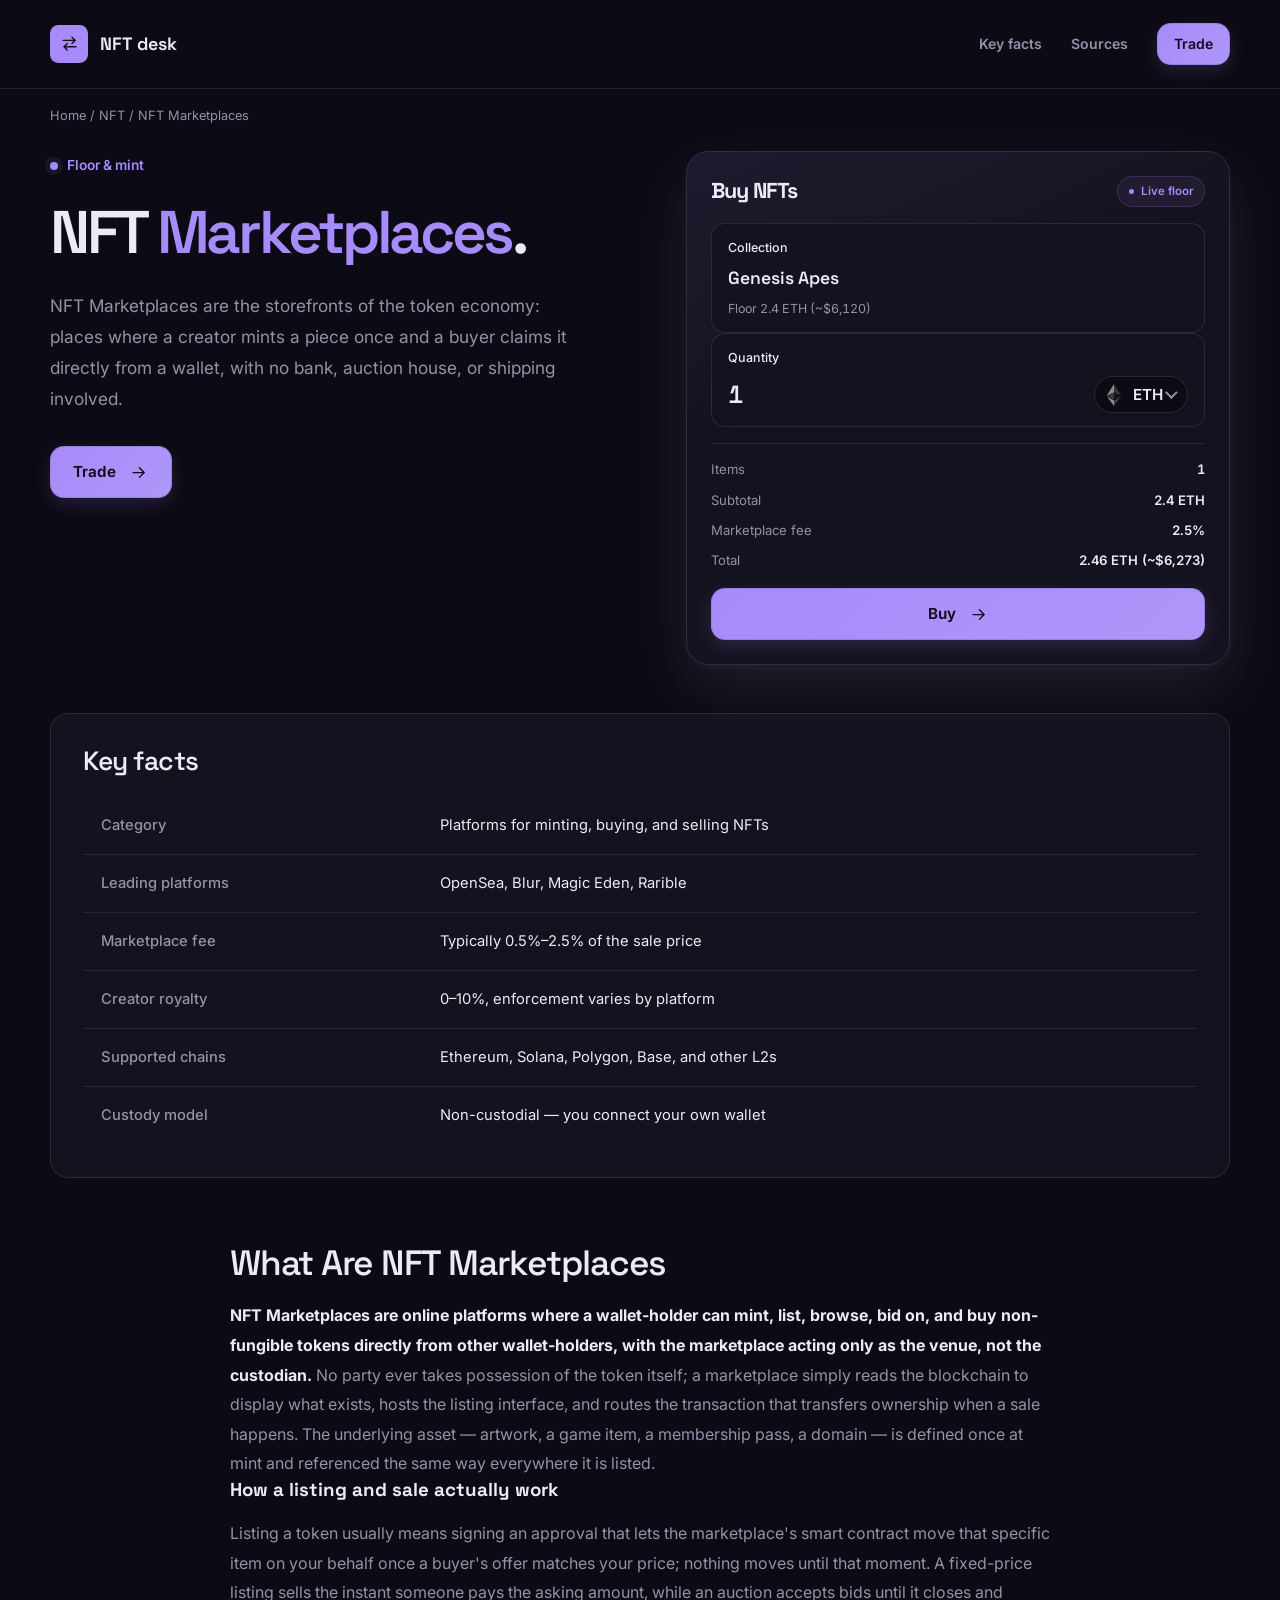
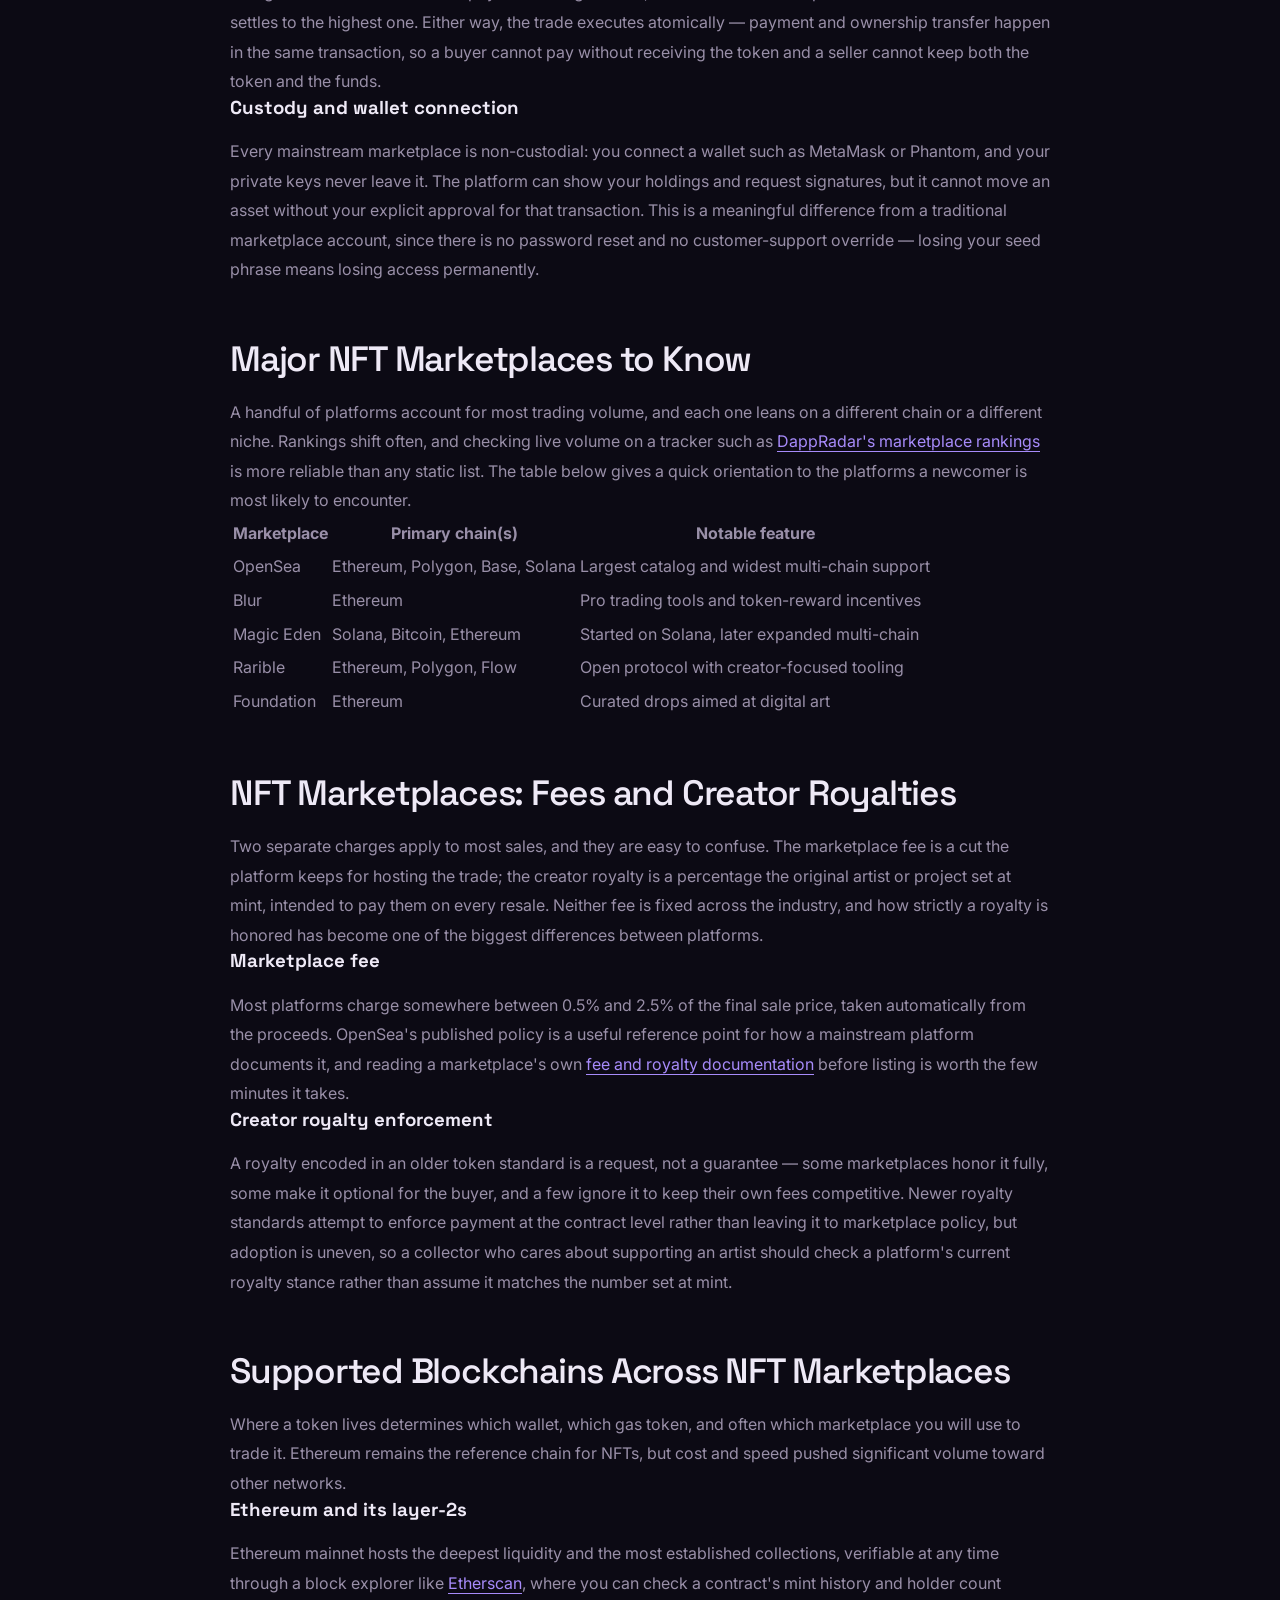
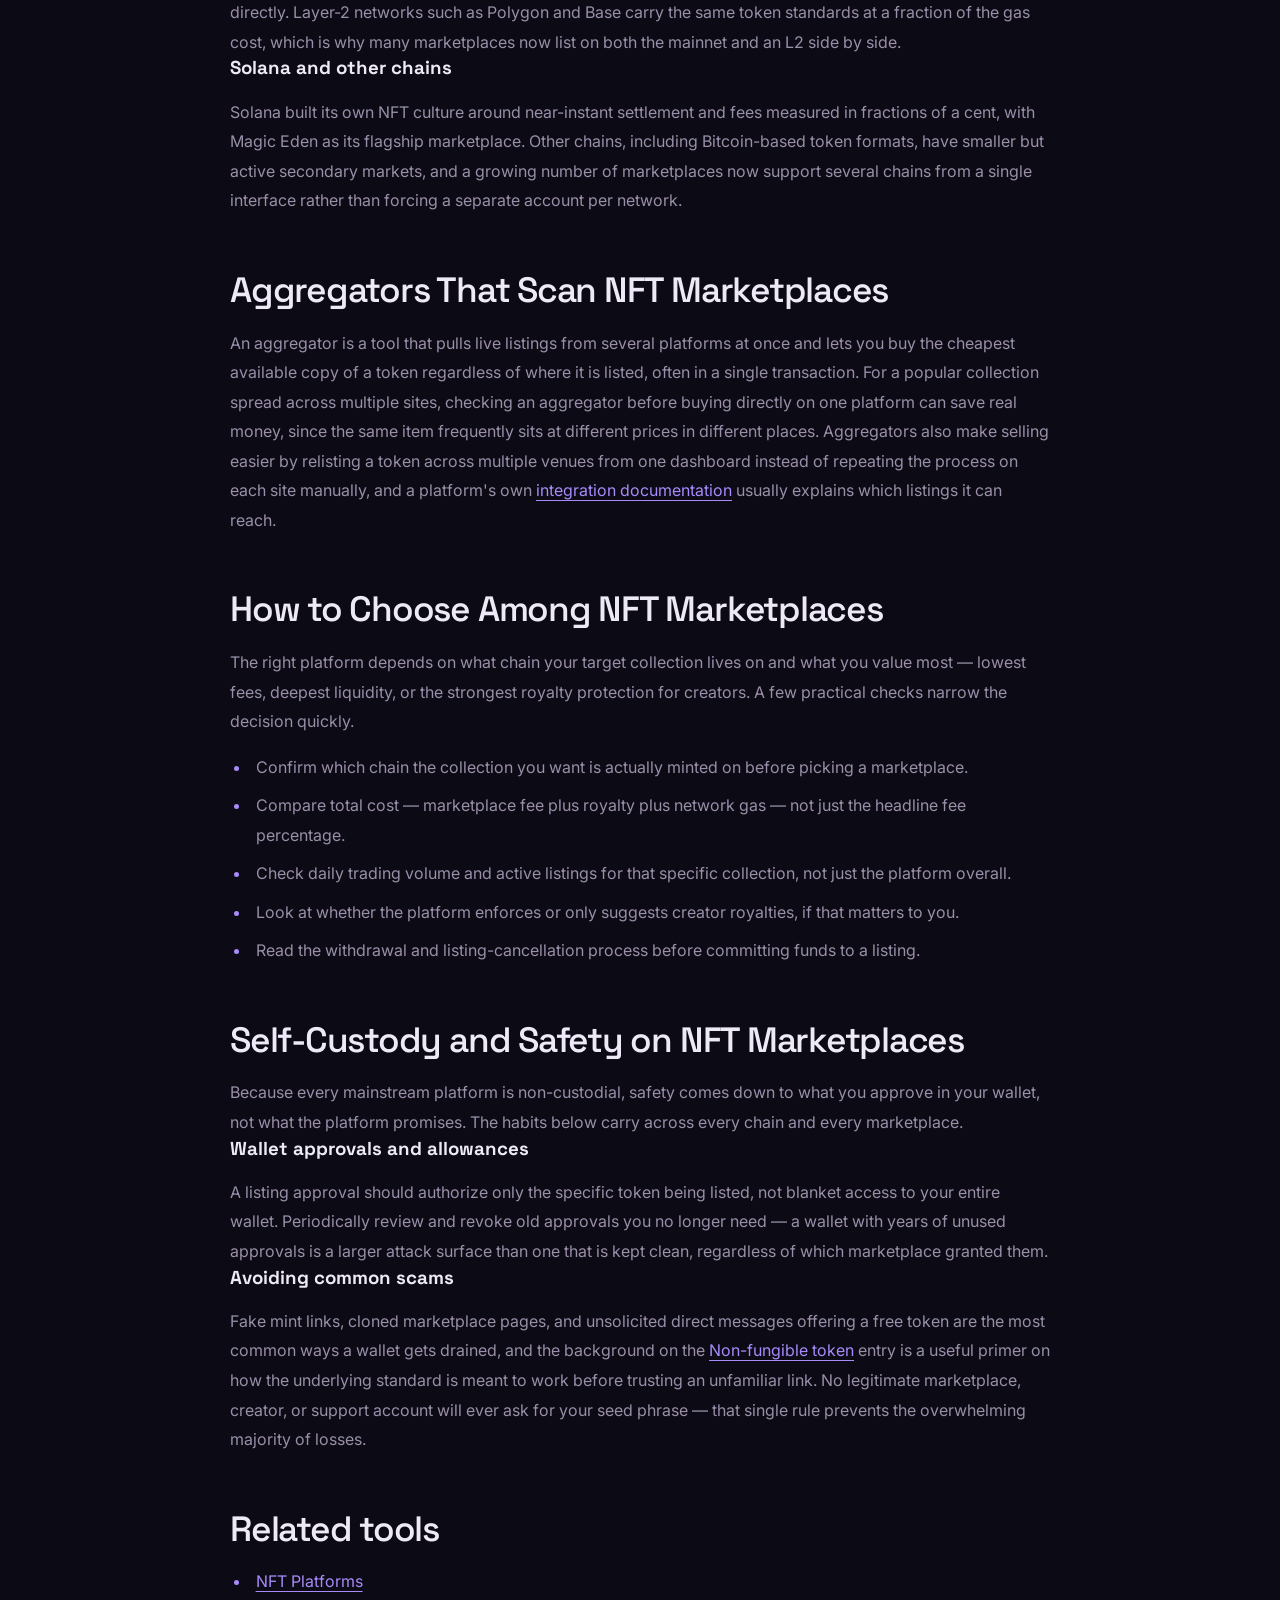
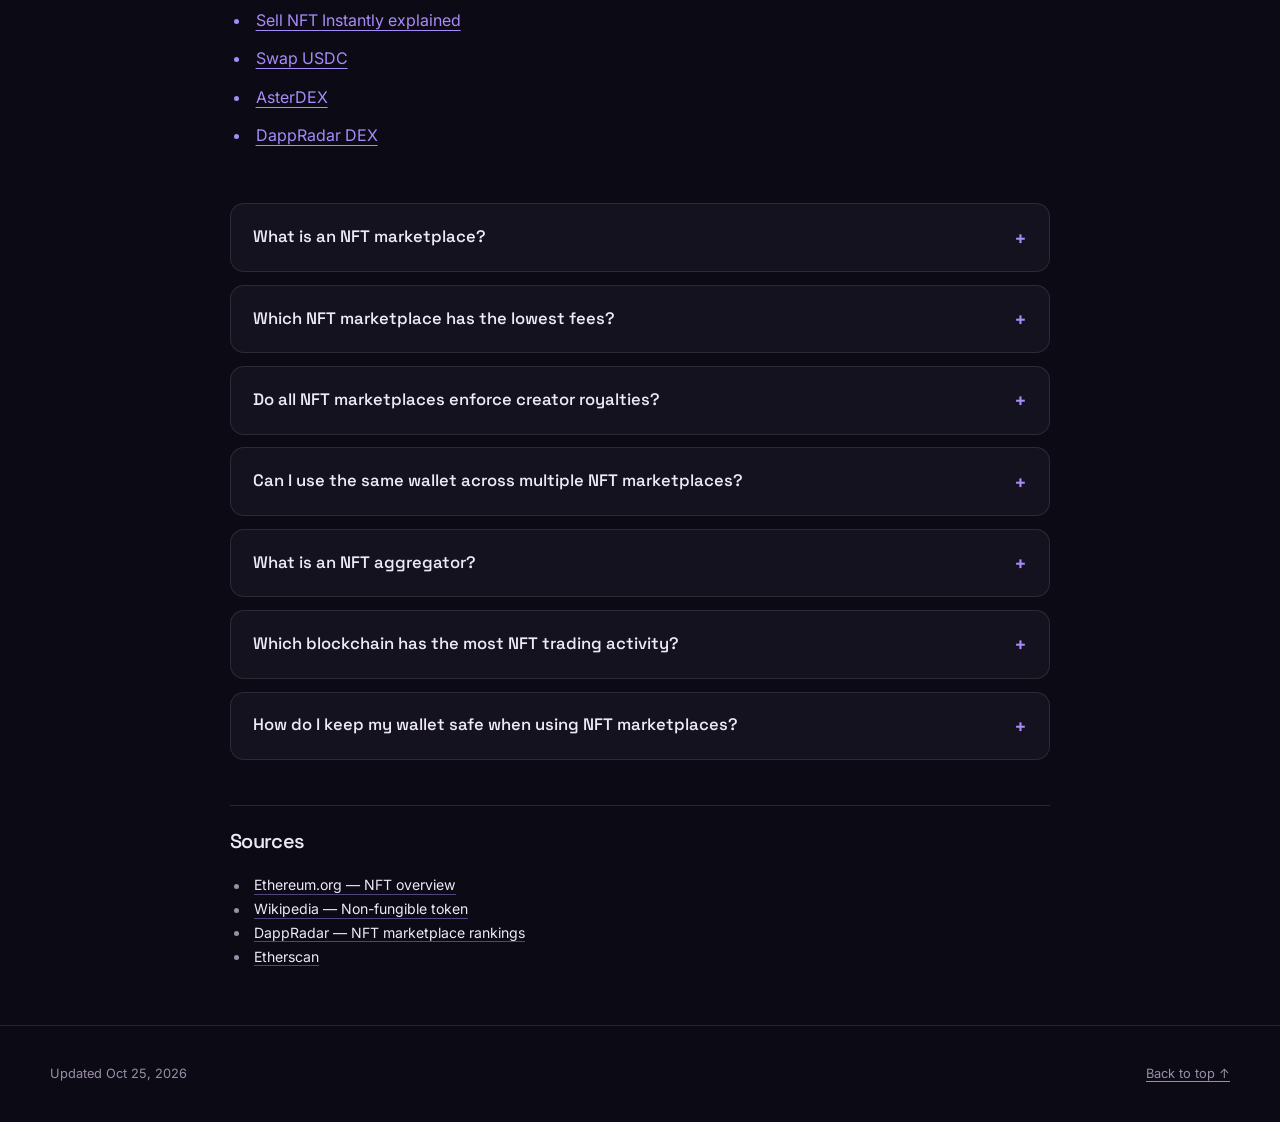
<file: index.html>
<!doctype html>
<html lang="en">
<head>
  <meta charset="utf-8">
  <meta name="viewport" content="width=device-width, initial-scale=1">
  <title>NFT Marketplaces — How They Work, Fees & How to Pick One</title>
  <meta name="description" content="A practical guide to NFT Marketplaces: how listings and sales work, the major platforms, fees and creator royalties, supported chains, aggregators, and how to stay safe with your own wallet.">
  <link rel="canonical" href="https://nft-marketplaces.github.io/">
  <meta property="og:type" content="website">
  <meta property="og:title" content="NFT Marketplaces Explained">
  <meta property="og:description" content="A practical guide to NFT Marketplaces: how listings and sales work, the major platforms, fees and creator royalties, supported chains, aggregators, and how to stay safe with your own wallet.">
  <meta property="og:url" content="https://nft-marketplaces.github.io/">
  <meta property="og:image" content="https://nft-marketplaces.github.io/og.png">
  <meta name="twitter:card" content="summary_large_image">
  <meta name="twitter:title" content="NFT Marketplaces Explained">
  <meta name="twitter:description" content="A practical guide to NFT Marketplaces: how listings and sales work, the major platforms, fees and creator royalties, supported chains, aggregators, and how to stay safe with your own wallet.">
  <meta name="twitter:image" content="https://nft-marketplaces.github.io/og.png">
<link rel="preconnect" href="https://fonts.googleapis.com"><link rel="preconnect" href="https://fonts.gstatic.com" crossorigin><link rel="stylesheet" href="https://fonts.googleapis.com/css2?family=Inter:wght@400;500;600;700&family=Space+Grotesk:wght@500;600;700&display=swap">
<script type="application/ld+json">{"@context": "https://schema.org", "@graph": [{"@type": "WebSite", "@id": "https://nft-marketplaces.github.io/#website", "url": "https://nft-marketplaces.github.io/", "name": "NFT Marketplaces — How They Work, Fees & How to Pick One"}, {"@type": "WebPage", "@id": "https://nft-marketplaces.github.io/#webpage", "url": "https://nft-marketplaces.github.io/", "name": "NFT Marketplaces — How They Work, Fees & How to Pick One", "isPartOf": {"@id": "https://nft-marketplaces.github.io/#website"}, "description": "A practical guide to NFT Marketplaces: how listings and sales work, the major platforms, fees and creator royalties, supported chains, aggregators, and how to stay safe with your own wallet.", "datePublished": "2026-10-25", "dateModified": "2026-10-25"}, {"@type": "SoftwareApplication", "name": "NFT Marketplaces", "applicationCategory": "FinanceApplication", "operatingSystem": "Web", "offers": {"@type": "Offer", "price": "0", "priceCurrency": "USD"}}, {"@type": "BreadcrumbList", "itemListElement": [{"@type": "ListItem", "position": 1, "name": "Home", "item": "https://nft-marketplaces.github.io/"}, {"@type": "ListItem", "position": 2, "name": "NFT"}, {"@type": "ListItem", "position": 3, "name": "NFT Marketplaces"}]}, {"@type": "FAQPage", "mainEntity": [{"@type": "Question", "name": "What is an NFT marketplace?", "acceptedAnswer": {"@type": "Answer", "text": "A platform where wallet-holders mint, list, and trade non-fungible tokens directly with each other. The marketplace hosts the listing and routes the transaction, but it never takes custody of the token or the funds."}}, {"@type": "Question", "name": "Which NFT marketplace has the lowest fees?", "acceptedAnswer": {"@type": "Answer", "text": "Fee structures change frequently and differ by platform and by chain, so compare the current marketplace fee plus any royalty and network gas at the time you trade rather than relying on a fixed ranking."}}, {"@type": "Question", "name": "Do all NFT marketplaces enforce creator royalties?", "acceptedAnswer": {"@type": "Answer", "text": "No. Some honor the royalty set at mint fully, some make it optional for the buyer, and a few do not apply it at all. Check a platform's current royalty policy before assuming a creator will be paid."}}, {"@type": "Question", "name": "Can I use the same wallet across multiple NFT marketplaces?", "acceptedAnswer": {"@type": "Answer", "text": "Yes. A single self-custody wallet works across virtually every marketplace on a given chain — you connect it, sign approvals, and your holdings and history stay with you rather than with any one platform."}}, {"@type": "Question", "name": "What is an NFT aggregator?", "acceptedAnswer": {"@type": "Answer", "text": "A tool that pulls live listings from several marketplaces at once so you can buy the cheapest available copy of a token, or relist across multiple platforms from one dashboard instead of repeating the process manually on each site."}}, {"@type": "Question", "name": "Which blockchain has the most NFT trading activity?", "acceptedAnswer": {"@type": "Answer", "text": "Ethereum holds the deepest historical liquidity and the most established collections, while Solana runs a large, fast, low-fee market of its own. Activity shifts over time, so checking a live tracker is more reliable than any fixed claim."}}, {"@type": "Question", "name": "How do I keep my wallet safe when using NFT marketplaces?", "acceptedAnswer": {"@type": "Answer", "text": "Grant listing approvals only for the specific token involved, revoke old allowances periodically, verify you are on the real platform domain, and never share your seed phrase — no legitimate marketplace or support account will ever ask for it."}}]}]}</script>
  <style>
    :root{--bg:#0C0A14;--surface:#15121F;--text:#EEE9F6;--muted:#998FA8;--accent:#A78BFA;--accent-ink:#140A22;--radius:14px;--display:"Space Grotesk";--body:"Inter"}
    * { box-sizing: border-box; }
    html { scroll-behavior: smooth; scroll-padding-top: 2rem; }
    body { margin: 0; background: var(--bg); color: var(--text); font: 400 1rem/1.7 var(--body); -webkit-font-smoothing: antialiased; }
    a { color: var(--accent); text-underline-offset: .22em; }
    a:hover { text-decoration-thickness: .12em; }
    :focus-visible { outline: 3px solid var(--accent); outline-offset: 5px; }
    ::selection { background: var(--accent); color: var(--accent-ink); }
    h1, h2, h3, h4, h5, h6 { font-family: var(--display); line-height: 1.15; text-wrap: balance; }
    p, h1, h2, h3 { margin-top: 0; }
    img, svg { max-width: 100%; vertical-align: middle; }
    .c6397a5 { width: min(1180px, calc(100% - 3rem)); margin-inline: auto; }
    .c3a58c4 { position: absolute; z-index: 5; top: .5rem; left: 1rem; padding: .7rem 1rem; background: var(--surface); transform: translateY(-180%); border-radius: var(--radius); }
    .c3a58c4:focus { transform: translateY(0); }
    .c6a9232 { border-bottom: 1px solid color-mix(in srgb,var(--text) 10%,transparent); }
    .cf198f1 { min-height: 88px; display: flex; align-items: center; justify-content: space-between; gap: 1.5rem; }
    .c9ed366 { display: inline-flex; align-items: center; gap: .7rem; color: var(--text); font: 650 1.12rem/1.2 var(--display); text-decoration: none; }
    .cca4a0d { display: grid; place-items: center; width: 2.4rem; height: 2.4rem; border-radius: calc(var(--radius) * .6); background: var(--accent); color: var(--accent-ink); }
    .c98e943 { width: 1.2rem; height: 1.2rem; fill: none; stroke: var(--accent-ink); stroke-width: 1.7; stroke-linecap: round; stroke-linejoin: round; flex: 0 0 auto; }
    .cd31cb3 { display: flex; align-items: center; gap: 1.8rem; }
    .cd31cb3 > a { font-size: .88rem; font-weight: 600; text-decoration: none; }
    .cd31cb3 > a:not(.c5104e1) { color: var(--muted); }
    .c5104e1 { display: inline-flex; align-items: center; justify-content: center; gap: .8rem; min-height: 52px; padding: .85rem 1.4rem; border: 1px solid color-mix(in srgb,var(--accent-ink) 12%,transparent); border-radius: var(--radius); background: linear-gradient(135deg,var(--accent),color-mix(in srgb,var(--accent) 88%,var(--text))); color: var(--accent-ink); font: 650 .95rem/1.3 var(--body); text-decoration: none; box-shadow: 0 6px 18px color-mix(in srgb,var(--accent) 17%,transparent); transition: transform .18s ease, box-shadow .18s ease; }
    .c5104e1:hover { transform: translateY(-2px); box-shadow: 0 9px 24px color-mix(in srgb,var(--accent) 25%,transparent); }
    .cf198f1 .c5104e1 { min-height: 42px; padding: .65rem 1rem; }
    .c15edb2 { padding-block: 1rem 0; color: var(--muted); font-size: .8rem; overflow-wrap: anywhere; }
    .c7a4ff9 { color: var(--muted); }
    .c7a4ff9 a, a.c7a4ff9 { color: var(--muted); text-decoration: none; }
    .c7a4ff9 a:hover, a.c7a4ff9:hover { color: var(--accent); text-decoration: underline; }
    .c7a4ff9 ol, .c7a4ff9 ul { display: flex; flex-wrap: wrap; gap: .5rem 1rem; padding: 0; margin: 0; list-style: none; }
    .c06af32 { display: grid; grid-template-columns: minmax(0,1.05fr) minmax(0,1fr); gap: clamp(2rem,5vw,4.5rem); align-items: start; padding-block: 1.5rem 3rem; }
    .c78c547 { display: inline-flex; align-items: center; gap: .55rem; margin-bottom: 1.3rem; color: var(--accent); font-size: .86rem; font-weight: 600; }
    .c78c547::before { content: ""; width: .5rem; height: .5rem; border-radius: 50%; background: var(--accent); box-shadow: 0 0 0 5px color-mix(in srgb,var(--accent) 9%,transparent); }
    h1 { margin-bottom: 1.4rem; font-size: clamp(2.5rem,4.7vw,4.35rem); font-weight: 600; letter-spacing: -.055em; overflow-wrap: anywhere; }
    h1 em { color: var(--accent); font-style: normal; }
    .c19abce { max-width: 48ch; margin-bottom: 2rem; color: var(--muted); font-size: 1.08rem; line-height: 1.8; }
    .ca02b6b { position: relative; min-width: 0; padding: clamp(1.1rem,2.4vw,1.5rem); border: 1px solid color-mix(in srgb,var(--accent) 20%,var(--surface)); border-radius: calc(var(--radius) * 1.6); background: linear-gradient(155deg,color-mix(in srgb,var(--accent) 7%,var(--surface)),var(--surface) 40%); box-shadow: 0 24px 64px color-mix(in srgb,var(--text) 9%,transparent),0 4px 12px color-mix(in srgb,var(--accent) 6%,transparent); }
    .c488dab { display: flex; flex-wrap: wrap; align-items: center; justify-content: space-between; gap: .7rem; margin-bottom: 1rem; }
    .c488dab h2 { margin: 0; font-size: 1.35rem; letter-spacing: -.035em; }
    .c7a2a4b { display: inline-flex; align-items: center; gap: .4rem; padding: .3rem .65rem; border: 1px solid color-mix(in srgb,var(--accent) 16%,transparent); border-radius: 999px; background: color-mix(in srgb,var(--accent) 8%,var(--surface)); color: var(--accent); font-size: .72rem; font-weight: 600; }
    .c7a2a4b::before { content: ""; width: .35rem; height: .35rem; border-radius: 50%; background: var(--accent); }
    .route { display: grid; grid-template-columns: minmax(0,1fr) auto minmax(0,1fr); align-items: center; gap: .8rem; padding: .8rem; margin-bottom: 1rem; border: 1px solid color-mix(in srgb,var(--text) 9%,transparent); border-radius: var(--radius); background: var(--surface); }
    .endpoint { min-width: 0; display: flex; flex-direction: column; align-items: flex-start; gap: .45rem; }
    .endpoint:last-child { align-items: flex-end; }
    .endpoint-label, .c571af7 { color: var(--muted); font-size: .78rem; font-weight: 500; }
    .logo { display: flex; align-items: center; min-height: 36px; max-width: 100%; overflow-wrap: anywhere; font: 600 1rem/1.3 var(--display); }
    .logo img, .logo svg { max-height: 36px; width: auto; max-width: 100%; object-fit: contain; }
    .route-arrow { display: grid; place-items: center; width: 2.25rem; height: 2.25rem; border-radius: 50%; background: color-mix(in srgb,var(--accent) 9%,var(--surface)); }
    .route-arrow .c98e943 { stroke: var(--accent); }
    .c571af7 { display: block; margin-bottom: .5rem; color: var(--text); }
    .amount-field { display: flex; align-items: center; gap: .75rem; padding: .8rem 1rem; border: 1px solid color-mix(in srgb,var(--text) 18%,transparent); border-radius: var(--radius); background: var(--bg); transition: border-color .18s ease; }
    .amount-field:focus-within { border-color: var(--accent); box-shadow: 0 0 0 3px color-mix(in srgb,var(--accent) 12%,transparent); }
    .amount-field input { width: 100%; min-width: 0; padding: .2rem 0; border: 0; background: var(--bg); color: var(--text); font: 550 1.6rem/1.2 var(--display); font-variant-numeric: tabular-nums; }
    .amount-field input:focus { outline: 0; }
    .unit { color: var(--muted); font-size: .8rem; }
    .c56a7f7 { margin: .45rem 0 .85rem; color: var(--muted); font-size: .74rem; }
    .field-error { margin: .5rem 0; color: var(--text); font-size: .8rem; font-weight: 600; }
    [hidden] { display: none !important; }
    .estimate { padding: 1rem; border-radius: var(--radius); background: linear-gradient(120deg,color-mix(in srgb,var(--accent) 12%,var(--surface)),color-mix(in srgb,var(--accent) 4%,var(--surface))); }
    .estimate-label { margin-bottom: .25rem; color: var(--muted); font-size: .8rem; }
    .estimate-value { display: block; color: var(--text); font: 600 clamp(1.7rem,3vw,2.5rem)/1.3 var(--display); letter-spacing: -.04em; font-variant-numeric: tabular-nums; overflow-wrap: anywhere; }
    .estimate-value small { color: var(--muted); font: 400 .8rem/1.4 var(--body); letter-spacing: 0; }
    .estimate dl { display: grid; gap: .5rem; margin: .8rem 0 0; padding-top: .8rem; border-top: 1px solid color-mix(in srgb,var(--accent) 15%,transparent); font-size: .8rem; }
    .estimate dl div { display: flex; flex-wrap: wrap; justify-content: space-between; gap: .25rem 1rem; }
    .estimate dt { color: var(--muted); }
    .estimate dd { margin: 0; font-weight: 600; font-variant-numeric: tabular-nums; }
    .method { margin-block: .7rem; color: var(--muted); font-size: .75rem; }
    .method summary { width: fit-content; color: var(--text); cursor: pointer; }
    .method p { margin: .65rem 0 0; }
    .ca02b6b > .c5104e1 { width: 100%; }
    .c649698 { padding: .8rem 1rem; border: 1px solid color-mix(in srgb,var(--text) 10%,transparent); border-radius: var(--radius); background: var(--surface); }
    .c8e33d9 { margin-bottom: .45rem; }
    .c42ddde { display: flex; align-items: center; gap: .75rem; }
    .c965722 { flex: 1; min-width: 0; padding: 0; border: 0; background: transparent; color: var(--text); font: 550 1.55rem/1.2 var(--display); font-variant-numeric: tabular-nums; overflow-wrap: anywhere; }
    .c965722:focus { outline: 0; }
    .c4feb50 { position: relative; display: inline-flex; align-items: center; gap: .5rem; flex: none; padding: .4rem 1.5rem .4rem .5rem; border: 1px solid color-mix(in srgb,var(--text) 13%,transparent); border-radius: 999px; background: var(--bg); }
    .c6876f4 { width: 22px; height: 22px; border-radius: 50%; object-fit: contain; flex: none; }
    .c758717 { border: 0; background: transparent; color: var(--text); font: 600 .95rem/1 var(--body); cursor: pointer; appearance: none; -webkit-appearance: none; }
    .c758717:focus { outline: 0; }
    .c4feb50::after { content: ""; position: absolute; right: .7rem; width: .42rem; height: .42rem; border-right: 2px solid var(--muted); border-bottom: 2px solid var(--muted); transform: translateY(-2px) rotate(45deg); pointer-events: none; }
    .c8f5421 { margin-top: .4rem; color: var(--muted); font-size: .78rem; font-variant-numeric: tabular-nums; }
    .swap-switch { position: relative; z-index: 1; display: grid; place-items: center; width: 2.4rem; height: 2.4rem; margin: -.55rem auto; padding: 0; border: 3px solid var(--surface); border-radius: 50%; background: color-mix(in srgb,var(--accent) 13%,var(--surface)); color: var(--accent); cursor: pointer; transition: transform .2s ease, background .2s ease; }
    .swap-switch svg { width: 1.1rem; height: 1.1rem; fill: none; stroke: currentColor; stroke-width: 2; stroke-linecap: round; stroke-linejoin: round; }
    .swap-switch:hover { transform: rotate(180deg); background: color-mix(in srgb,var(--accent) 20%,var(--surface)); }
    .c740829 { display: grid; gap: .5rem; margin: 1rem 0 0; padding-top: .9rem; border-top: 1px solid color-mix(in srgb,var(--accent) 15%,transparent); font-size: .82rem; }
    .c740829 div { display: flex; flex-wrap: wrap; justify-content: space-between; gap: .2rem 1rem; }
    .c740829 dt { color: var(--muted); }
    .c740829 dd { margin: 0; font-weight: 600; font-variant-numeric: tabular-nums; }
    .c09c69b > .c5104e1 { width: 100%; margin-top: 1.05rem; }
    .ccd0366 { width: 100%; padding: .15rem 0; font: 600 1.1rem/1.2 var(--display); }
    .ce533d6 { font: 600 .95rem/1 var(--body); color: var(--text); }
    .c032a1d { padding: 2rem; border: 1px solid color-mix(in srgb,var(--text) 10%,transparent); border-radius: calc(var(--radius) * 1.3); background: var(--surface); }
    .c067e31 { margin-bottom: 1.3rem; font-size: 1.65rem; font-weight: 550; letter-spacing: -.035em; }
    .c667b71 { max-width: 100%; overflow-x: auto; }
    .c4052f3 { width: 100%; border-collapse: collapse; text-align: left; font-size: .92rem; }
    .c4052f3 caption { padding-bottom: 1rem; text-align: left; color: var(--muted); }
    .c4052f3 th, .c4052f3 td { padding: 1rem 1.1rem; border-bottom: 1px solid color-mix(in srgb,var(--text) 9%,transparent); vertical-align: top; overflow-wrap: anywhere; }
    .c4052f3 th { color: var(--muted); font-weight: 500; }
    .c4052f3 thead { background: color-mix(in srgb,var(--accent) 5%,var(--surface)); }
    .c4052f3 tbody tr:last-child > * { border-bottom: 0; }
    .c3f1ea0 { max-width: 820px; padding-block: 4rem 2rem; }
    .c24951a { margin-bottom: 3.3rem; }
    .c26ec5e { margin: 0 0 1.1rem; font: 550 clamp(1.6rem,3vw,2.2rem)/1.2 var(--display); letter-spacing: -.035em; }
    .c16b891 { color: var(--muted); line-height: 1.85; overflow-wrap: anywhere; }
    .c16b891 p { margin-bottom: 1.2rem; }
    .c16b891 strong, .c16b891 h3, .c16b891 h4 { color: var(--text); }
    .c16b891 ul, .c16b891 ol { padding-left: 1.3rem; }
    .c16b891 li { padding-left: .3rem; margin-block: .55rem; }
    .c16b891 li::marker { color: var(--accent); }
    .c16b891 blockquote { margin: 1.5rem 0; padding: 1rem 1.4rem; border-left: 3px solid var(--accent); border-radius: 0 var(--radius) var(--radius) 0; background: var(--surface); color: var(--text); }
    .c16b891 img { height: auto; border-radius: var(--radius); }
    .c16b891 pre { overflow-x: auto; padding: 1rem; border-radius: var(--radius); background: var(--surface); }
    .c16b891 code, .c16b891 pre { font-family: var(--body); }
    .c78107a { margin-block: .8rem; border: 1px solid color-mix(in srgb,var(--text) 11%,transparent); border-radius: var(--radius); background: var(--surface); overflow: hidden; }
    .c39087f { position: relative; padding: 1.3rem 3.5rem 1.3rem 1.4rem; list-style: none; cursor: pointer; color: var(--text); font: 550 1.04rem/1.5 var(--display); }
    .c39087f::-webkit-details-marker { display: none; }
    .c39087f::after { content: "+"; position: absolute; right: 1.4rem; top: 1.2rem; color: var(--accent); font-size: 1.3rem; }
    details[open] > .c39087f::after { content: "−"; }
    .c78107a[open] { border-color: color-mix(in srgb,var(--accent) 35%,var(--surface)); }
    .c39087f:focus-visible { outline-offset: -5px; }
    .cb1ce69 { padding: 0 1.4rem 1.4rem; color: var(--muted); overflow-wrap: anywhere; }
    .cb1ce69 > :last-child { margin-bottom: 0; }
    .c055db6 { max-width: 820px; padding-block: 1.5rem 3.5rem; border-top: 1px solid color-mix(in srgb,var(--text) 12%,transparent); }
    .c055db6 .c067e31 { font-size: 1.25rem; }
    .c3d2440 { margin: 0; padding-left: 1.25rem; color: var(--muted); font-size: .88rem; }
    .c51e717 { padding-block: .4rem; padding-left: .25rem; overflow-wrap: anywhere; }
    .c51e717 a, a.c51e717 { color: var(--text); text-decoration-color: color-mix(in srgb,var(--accent) 45%,transparent); }
    .c51e717 a:hover, a.c51e717:hover { color: var(--accent); }
    .c12ec0d { border-top: 1px solid color-mix(in srgb,var(--text) 10%,transparent); }
    .c3700ca { display: flex; align-items: center; justify-content: space-between; flex-wrap: wrap; gap: 1rem; min-height: 96px; padding-block: 1.5rem; color: var(--muted); font-size: .8rem; }
    .c3700ca p { margin: 0; }
    .c3700ca a { color: var(--muted); }
    @media (max-width: 850px) { .c06af32 { grid-template-columns: minmax(0,1fr); gap: 2.5rem; padding-block: 2.5rem 3.5rem; } .cd68bf5 { max-width: 650px; } .ca02b6b { width: 100%; max-width: 600px; justify-self: center; } h1 { font-size: clamp(2.5rem,7vw,4rem); } .c19abce { max-width: 60ch; } }
    @media (max-width: 540px) { .c6397a5 { width: calc(100% - 2rem); } .cf198f1 { min-height: 76px; gap: .7rem; } .c9ed366 { font-size: .95rem; gap: .45rem; } .cca4a0d { width: 2rem; height: 2rem; } .cd31cb3 { gap: .6rem; } .cd31cb3 > a:not(.c5104e1) { display: none; } .cf198f1 .c5104e1 { padding-inline: .85rem; font-size: .8rem; } .c032a1d { padding: 1.25rem; } .c4052f3 th, .c4052f3 td { padding: .8rem .55rem; } .cd68bf5 > .c5104e1 { width: 100%; } .c3f1ea0 { padding-top: 2.8rem; } .c3700ca { align-items: flex-start; flex-direction: column; } }
    @media (prefers-reduced-motion: reduce) { html { scroll-behavior: auto; } .c5104e1, .amount-field { transition: none; } .c5104e1:hover { transform: none; } }
  </style>
</head>
<body>
  <a class="c3a58c4" href="#content">Skip to content</a>
  <header class="c6a9232">
    <nav class="cf198f1 c6397a5" aria-label="Primary navigation">
      <a class="c9ed366" href="#top" aria-label="NFT desk, top of page">
        <span class="cca4a0d" aria-hidden="true"><svg class="c98e943" viewBox="0 0 24 24"><path d="M4 8h15m-4-4 4 4-4 4M20 16H5m4-4-4 4 4 4"/></svg></span>
        NFT desk
      </a>
      <div class="cd31cb3">
        <a href="#facts">Key facts</a>
        <a href="#sources">Sources</a>
        <a class="c5104e1" href="dashboard/">Trade</a>
      </div>
    </nav>
  </header>
  <div class="c6397a5" id="top">
    <div class="c15edb2"><nav class="c7a4ff9" aria-label="Breadcrumb"><a href="dashboard/">Home</a> <span>/</span> <span>NFT</span> <span>/</span> <span>NFT Marketplaces</span></nav></div>
    <section class="c06af32" aria-labelledby="hero-title">
      <div class="cd68bf5">
        <p class="c78c547">Floor &amp; mint</p>
        <h1 id="hero-title">NFT <em>Marketplaces</em>.</h1>
        <p class="c19abce">NFT Marketplaces are the storefronts of the token economy: places where a creator mints a piece once and a buyer claims it directly from a wallet, with no bank, auction house, or shipping involved.</p>
        <a class="c5104e1" href="dashboard/">Trade <svg class="c98e943" viewBox="0 0 24 24" aria-hidden="true"><path d="M5 12h14m-6-6 6 6-6 6"/></svg></a>
      </div>
      <aside class="ca02b6b c09c69b" aria-labelledby="widget-title">
        <div class="c488dab">
          <h2 id="widget-title">Buy NFTs</h2>
          <span class="c7a2a4b">Live floor</span>
        </div>
        <div class="c649698">
          <div class="c8e33d9"><span class="c571af7">Collection</span></div>
          <div class="c42ddde">
            <select id="nft-collection" class="c758717 ccd0366" aria-label="Collection"></select>
          </div>
          <div class="c8f5421" id="nft-floor">Floor —</div>
        </div>
        <div class="c649698">
          <div class="c8e33d9"><span class="c571af7">Quantity</span></div>
          <div class="c42ddde">
            <input id="nft-qty" class="c965722" type="number" inputmode="numeric" min="1" max="1000" step="1" value="1" aria-label="Quantity">
            <span class="c4feb50"><img class="c6876f4" width="22" height="22" alt="ETH" src="assets/tokens/eth.svg"><span class="ce533d6">ETH</span></span>
          </div>
        </div>
        <dl class="c740829">
          <div><dt>Items</dt><dd id="nft-items">1</dd></div>
          <div><dt>Subtotal</dt><dd id="nft-sub">—</dd></div>
          <div><dt>Marketplace fee</dt><dd>2.5%</dd></div>
          <div><dt>Total</dt><dd id="nft-total">—</dd></div>
        </dl>
        <noscript><p class="c56a7f7">Enable JavaScript to estimate the total.</p></noscript>
        <a class="c5104e1" href="dashboard/">Buy <svg class="c98e943" viewBox="0 0 24 24" aria-hidden="true"><path d="M5 12h14m-6-6 6 6-6 6"/></svg></a>
      </aside>
    </section>
    <section class="c032a1d" id="facts" aria-labelledby="facts-title">
      <h2 class="c067e31" id="facts-title">Key facts</h2>
      <div class="c667b71"><table class="c4052f3"><tbody><tr><th scope="row">Category</th><td>Platforms for minting, buying, and selling NFTs</td></tr>
<tr><th scope="row">Leading platforms</th><td>OpenSea, Blur, Magic Eden, Rarible</td></tr>
<tr><th scope="row">Marketplace fee</th><td>Typically 0.5%–2.5% of the sale price</td></tr>
<tr><th scope="row">Creator royalty</th><td>0–10%, enforcement varies by platform</td></tr>
<tr><th scope="row">Supported chains</th><td>Ethereum, Solana, Polygon, Base, and other L2s</td></tr>
<tr><th scope="row">Custody model</th><td>Non-custodial — you connect your own wallet</td></tr></tbody></table></div>
    </section>
  </div>
  <main class="c3f1ea0 c6397a5" id="content">
    <section class="c24951a"><h2 class="c26ec5e">What Are NFT Marketplaces</h2><div class="c16b891"><strong>NFT Marketplaces are online platforms where a wallet-holder can mint, list, browse, bid on, and buy non-fungible tokens directly from other wallet-holders, with the marketplace acting only as the venue, not the custodian.</strong> No party ever takes possession of the token itself; a marketplace simply reads the blockchain to display what exists, hosts the listing interface, and routes the transaction that transfers ownership when a sale happens. The underlying asset — artwork, a game item, a membership pass, a domain — is defined once at mint and referenced the same way everywhere it is listed.<h3>How a listing and sale actually work</h3>Listing a token usually means signing an approval that lets the marketplace's smart contract move that specific item on your behalf once a buyer's offer matches your price; nothing moves until that moment. A fixed-price listing sells the instant someone pays the asking amount, while an auction accepts bids until it closes and settles to the highest one. Either way, the trade executes atomically — payment and ownership transfer happen in the same transaction, so a buyer cannot pay without receiving the token and a seller cannot keep both the token and the funds.<h3>Custody and wallet connection</h3>Every mainstream marketplace is non-custodial: you connect a wallet such as MetaMask or Phantom, and your private keys never leave it. The platform can show your holdings and request signatures, but it cannot move an asset without your explicit approval for that transaction. This is a meaningful difference from a traditional marketplace account, since there is no password reset and no customer-support override — losing your seed phrase means losing access permanently.</div></section>
<section class="c24951a"><h2 class="c26ec5e">Major NFT Marketplaces to Know</h2><div class="c16b891">A handful of platforms account for most trading volume, and each one leans on a different chain or a different niche. Rankings shift often, and checking live volume on a tracker such as <a href="https://dappradar.com/nft/marketplaces" rel="nofollow noopener" target="_blank">DappRadar's marketplace rankings</a> is more reliable than any static list. The table below gives a quick orientation to the platforms a newcomer is most likely to encounter.<table><thead><tr><th>Marketplace</th><th>Primary chain(s)</th><th>Notable feature</th></tr></thead><tbody><tr><td>OpenSea</td><td>Ethereum, Polygon, Base, Solana</td><td>Largest catalog and widest multi-chain support</td></tr><tr><td>Blur</td><td>Ethereum</td><td>Pro trading tools and token-reward incentives</td></tr><tr><td>Magic Eden</td><td>Solana, Bitcoin, Ethereum</td><td>Started on Solana, later expanded multi-chain</td></tr><tr><td>Rarible</td><td>Ethereum, Polygon, Flow</td><td>Open protocol with creator-focused tooling</td></tr><tr><td>Foundation</td><td>Ethereum</td><td>Curated drops aimed at digital art</td></tr></tbody></table></div></section>
<section class="c24951a"><h2 class="c26ec5e">NFT Marketplaces: Fees and Creator Royalties</h2><div class="c16b891">Two separate charges apply to most sales, and they are easy to confuse. The marketplace fee is a cut the platform keeps for hosting the trade; the creator royalty is a percentage the original artist or project set at mint, intended to pay them on every resale. Neither fee is fixed across the industry, and how strictly a royalty is honored has become one of the biggest differences between platforms.<h3>Marketplace fee</h3>Most platforms charge somewhere between 0.5% and 2.5% of the final sale price, taken automatically from the proceeds. OpenSea's published policy is a useful reference point for how a mainstream platform documents it, and reading a marketplace's own <a href="https://docs.opensea.io/" rel="nofollow noopener" target="_blank">fee and royalty documentation</a> before listing is worth the few minutes it takes.<h3>Creator royalty enforcement</h3>A royalty encoded in an older token standard is a request, not a guarantee — some marketplaces honor it fully, some make it optional for the buyer, and a few ignore it to keep their own fees competitive. Newer royalty standards attempt to enforce payment at the contract level rather than leaving it to marketplace policy, but adoption is uneven, so a collector who cares about supporting an artist should check a platform's current royalty stance rather than assume it matches the number set at mint.</div></section>
<section class="c24951a"><h2 class="c26ec5e">Supported Blockchains Across NFT Marketplaces</h2><div class="c16b891">Where a token lives determines which wallet, which gas token, and often which marketplace you will use to trade it. Ethereum remains the reference chain for NFTs, but cost and speed pushed significant volume toward other networks.<h3>Ethereum and its layer-2s</h3>Ethereum mainnet hosts the deepest liquidity and the most established collections, verifiable at any time through a block explorer like <a href="https://etherscan.io/" rel="nofollow noopener" target="_blank">Etherscan</a>, where you can check a contract's mint history and holder count directly. Layer-2 networks such as Polygon and Base carry the same token standards at a fraction of the gas cost, which is why many marketplaces now list on both the mainnet and an L2 side by side.<h3>Solana and other chains</h3>Solana built its own NFT culture around near-instant settlement and fees measured in fractions of a cent, with Magic Eden as its flagship marketplace. Other chains, including Bitcoin-based token formats, have smaller but active secondary markets, and a growing number of marketplaces now support several chains from a single interface rather than forcing a separate account per network.</div></section>
<section class="c24951a"><h2 class="c26ec5e">Aggregators That Scan NFT Marketplaces</h2><div class="c16b891">An aggregator is a tool that pulls live listings from several platforms at once and lets you buy the cheapest available copy of a token regardless of where it is listed, often in a single transaction. For a popular collection spread across multiple sites, checking an aggregator before buying directly on one platform can save real money, since the same item frequently sits at different prices in different places. Aggregators also make selling easier by relisting a token across multiple venues from one dashboard instead of repeating the process on each site manually, and a platform's own <a href="https://docs.magiceden.io/" rel="nofollow noopener" target="_blank">integration documentation</a> usually explains which listings it can reach.</div></section>
<section class="c24951a"><h2 class="c26ec5e">How to Choose Among NFT Marketplaces</h2><div class="c16b891">The right platform depends on what chain your target collection lives on and what you value most — lowest fees, deepest liquidity, or the strongest royalty protection for creators. A few practical checks narrow the decision quickly.<ul><li>Confirm which chain the collection you want is actually minted on before picking a marketplace.</li><li>Compare total cost — marketplace fee plus royalty plus network gas — not just the headline fee percentage.</li><li>Check daily trading volume and active listings for that specific collection, not just the platform overall.</li><li>Look at whether the platform enforces or only suggests creator royalties, if that matters to you.</li><li>Read the withdrawal and listing-cancellation process before committing funds to a listing.</li></ul></div></section>
<section class="c24951a"><h2 class="c26ec5e">Self-Custody and Safety on NFT Marketplaces</h2><div class="c16b891">Because every mainstream platform is non-custodial, safety comes down to what you approve in your wallet, not what the platform promises. The habits below carry across every chain and every marketplace.<h3>Wallet approvals and allowances</h3>A listing approval should authorize only the specific token being listed, not blanket access to your entire wallet. Periodically review and revoke old approvals you no longer need — a wallet with years of unused approvals is a larger attack surface than one that is kept clean, regardless of which marketplace granted them.<h3>Avoiding common scams</h3>Fake mint links, cloned marketplace pages, and unsolicited direct messages offering a free token are the most common ways a wallet gets drained, and the background on the <a href="https://en.wikipedia.org/wiki/Non-fungible_token" rel="nofollow noopener" target="_blank">Non-fungible token</a> entry is a useful primer on how the underlying standard is meant to work before trusting an unfamiliar link. No legitimate marketplace, creator, or support account will ever ask for your seed phrase — that single rule prevents the overwhelming majority of losses.</div></section><section class="c24951a cbc68e0" id="related"><h2 class="c26ec5e">Related tools</h2><div class="c16b891"><ul><li><a href="https://nft-platforms.github.io/">NFT Platforms</a></li><li><a href="https://sell-nft-instantly.github.io/">Sell NFT Instantly explained</a></li><li><a href="https://swap-usdc.github.io/">Swap USDC</a></li><li><a href="https://asterdex-app.github.io/">AsterDEX</a></li><li><a href="https://dappradar-dex.github.io/">DappRadar DEX</a></li></ul></div></section>
    <details class="c78107a"><summary class="c39087f">What is an NFT marketplace?</summary><div class="cb1ce69">A platform where wallet-holders mint, list, and trade non-fungible tokens directly with each other. The marketplace hosts the listing and routes the transaction, but it never takes custody of the token or the funds.</div></details>
<details class="c78107a"><summary class="c39087f">Which NFT marketplace has the lowest fees?</summary><div class="cb1ce69">Fee structures change frequently and differ by platform and by chain, so compare the current marketplace fee plus any royalty and network gas at the time you trade rather than relying on a fixed ranking.</div></details>
<details class="c78107a"><summary class="c39087f">Do all NFT marketplaces enforce creator royalties?</summary><div class="cb1ce69">No. Some honor the royalty set at mint fully, some make it optional for the buyer, and a few do not apply it at all. Check a platform's current royalty policy before assuming a creator will be paid.</div></details>
<details class="c78107a"><summary class="c39087f">Can I use the same wallet across multiple NFT marketplaces?</summary><div class="cb1ce69">Yes. A single self-custody wallet works across virtually every marketplace on a given chain — you connect it, sign approvals, and your holdings and history stay with you rather than with any one platform.</div></details>
<details class="c78107a"><summary class="c39087f">What is an NFT aggregator?</summary><div class="cb1ce69">A tool that pulls live listings from several marketplaces at once so you can buy the cheapest available copy of a token, or relist across multiple platforms from one dashboard instead of repeating the process manually on each site.</div></details>
<details class="c78107a"><summary class="c39087f">Which blockchain has the most NFT trading activity?</summary><div class="cb1ce69">Ethereum holds the deepest historical liquidity and the most established collections, while Solana runs a large, fast, low-fee market of its own. Activity shifts over time, so checking a live tracker is more reliable than any fixed claim.</div></details>
<details class="c78107a"><summary class="c39087f">How do I keep my wallet safe when using NFT marketplaces?</summary><div class="cb1ce69">Grant listing approvals only for the specific token involved, revoke old allowances periodically, verify you are on the real platform domain, and never share your seed phrase — no legitimate marketplace or support account will ever ask for it.</div></details>
  </main>
  <section class="c055db6 c6397a5" id="sources" aria-labelledby="sources-title">
    <h2 class="c067e31" id="sources-title">Sources</h2>
    <ul class="c3d2440"><li><a class="c51e717" href="https://ethereum.org/en/nft/" rel="nofollow noopener" target="_blank">Ethereum.org — NFT overview</a></li>
<li><a class="c51e717" href="https://en.wikipedia.org/wiki/Non-fungible_token" rel="nofollow noopener" target="_blank">Wikipedia — Non-fungible token</a></li>
<li><a class="c51e717" href="https://dappradar.com/nft/marketplaces" rel="nofollow noopener" target="_blank">DappRadar — NFT marketplace rankings</a></li>
<li><a class="c51e717" href="https://etherscan.io/" rel="nofollow noopener" target="_blank">Etherscan</a></li></ul>
  </section>
  <footer class="c12ec0d">
    <div class="c3700ca c6397a5">
      <p>Updated Oct 25, 2026</p>
      <a href="#top">Back to top ↑</a>
    </div>
  </footer>
  <script>
    (() => {
      const COLLECTIONS = [
        { n: 'Genesis Apes', f: 2.4 }, { n: 'Pixel Punks', f: 0.85 },
        { n: 'Meta Land Parcels', f: 0.42 }, { n: 'Cyber Mechs', f: 0.33 },
        { n: 'Ocean Relics', f: 0.12 }, { n: 'Chain Legends', f: 1.6 }
      ];
      const ETH = 2550, FEE = 0.025;
      const $ = (id) => document.getElementById(id);
      const sel = $('nft-collection'), qty = $('nft-qty'), floorEl = $('nft-floor');
      const itemsEl = $('nft-items'), subEl = $('nft-sub'), totalEl = $('nft-total');
      const num = (n) => new Intl.NumberFormat('en', { maximumFractionDigits: 4 }).format(n);
      const usd = (v) => '~$' + new Intl.NumberFormat('en', { maximumFractionDigits: 0 }).format(v);
      COLLECTIONS.forEach((c, i) => { const o = document.createElement('option'); o.value = i; o.textContent = c.n; sel.appendChild(o); });
      const calc = () => {
        const c = COLLECTIONS[+sel.value] || COLLECTIONS[0];
        const q = Math.max(1, Math.floor(+qty.value || 0));
        floorEl.textContent = 'Floor ' + num(c.f) + ' ETH (' + usd(c.f * ETH) + ')';
        const sub = q * c.f, total = sub * (1 + FEE);
        itemsEl.textContent = q;
        subEl.textContent = num(sub) + ' ETH';
        totalEl.textContent = num(total) + ' ETH (' + usd(total * ETH) + ')';
      };
      sel.addEventListener('change', calc);
      qty.addEventListener('input', calc);
      calc();
    })();
  </script>
</body>
</html>
</file>
